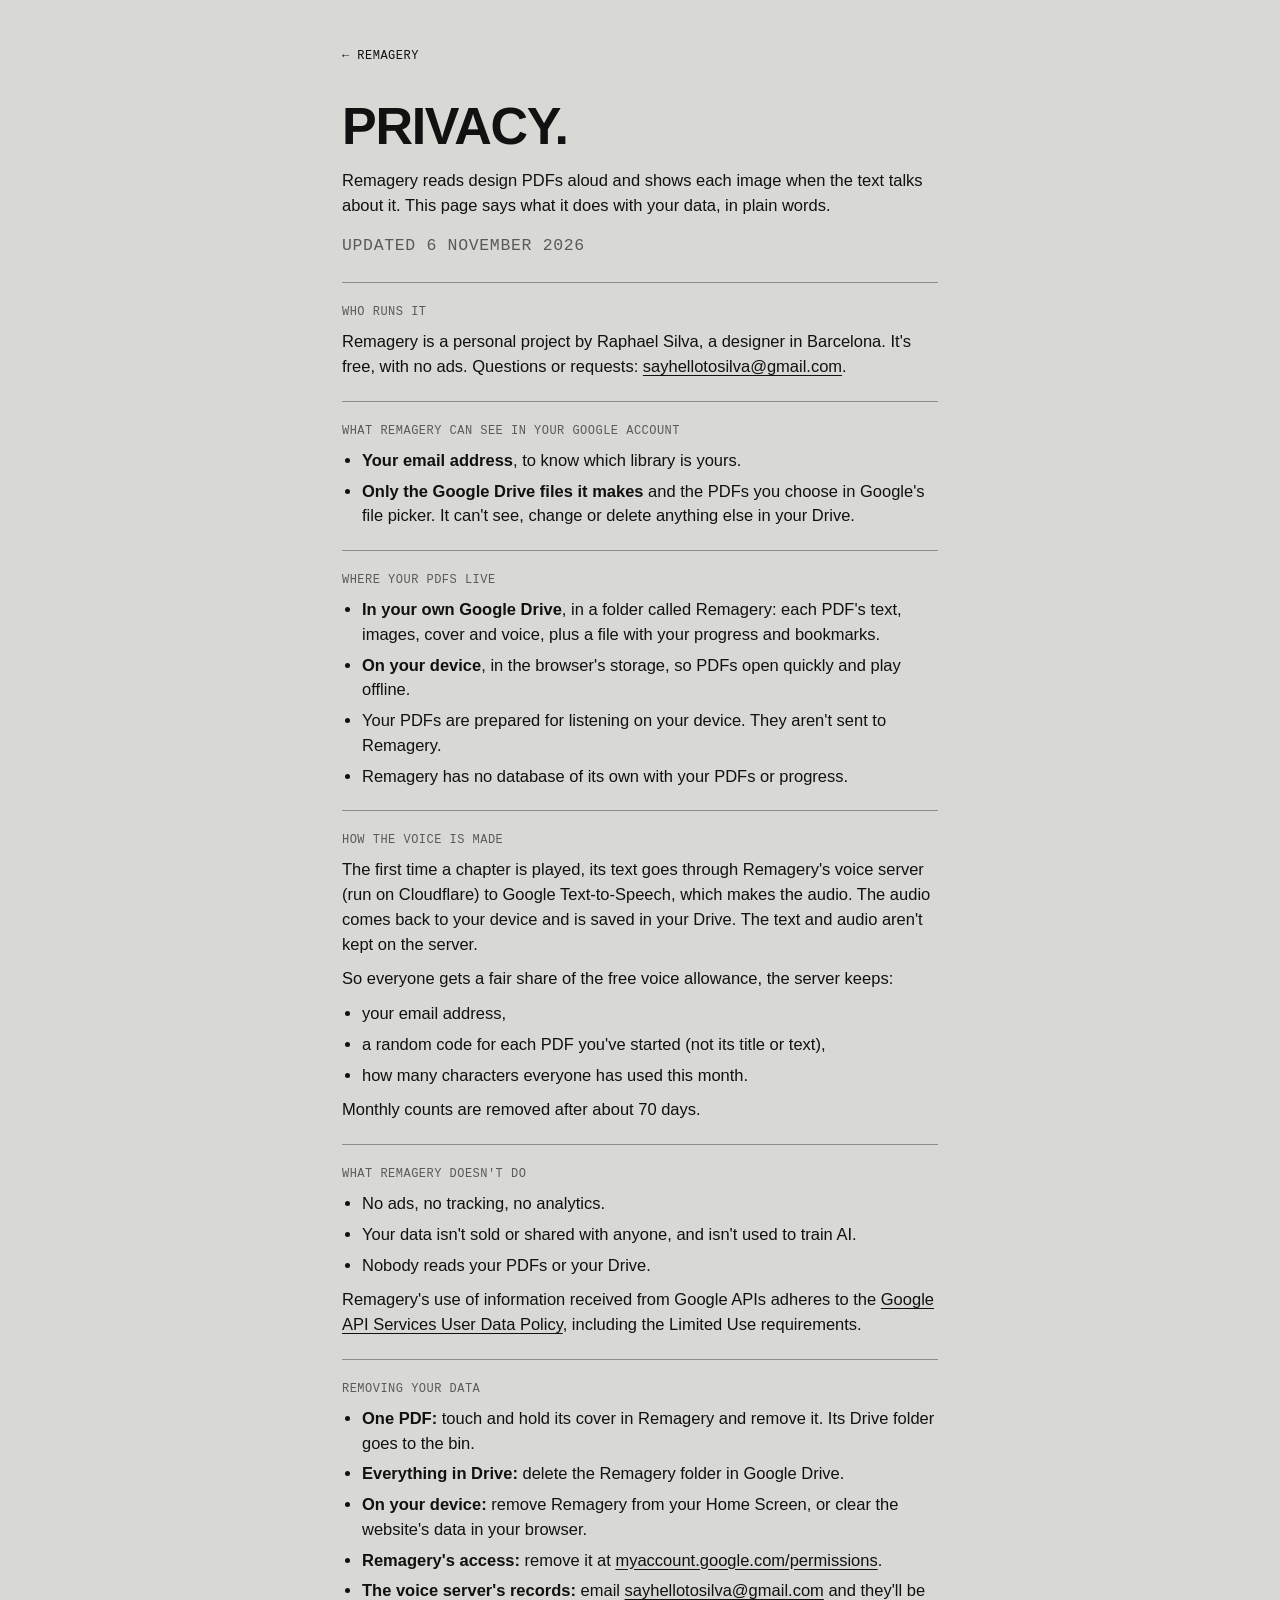
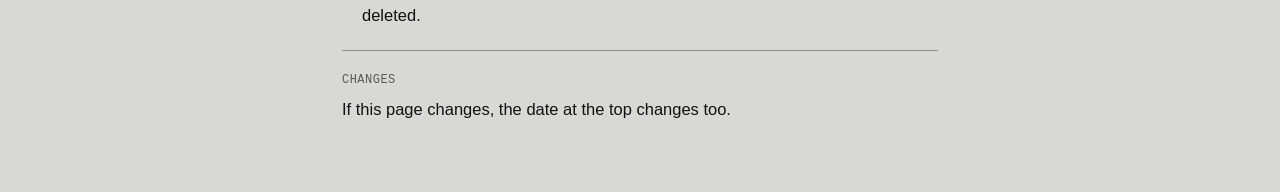
<file: privacy.html>
<!doctype html>
<html lang="en">
<head>
<meta charset="utf-8">
<meta name="viewport" content="width=device-width, initial-scale=1, viewport-fit=cover">
<title>Remagery Privacy</title>
<meta name="description" content="What Remagery does with your data.">
<meta name="theme-color" content="#D8D8D5" media="(prefers-color-scheme: light)">
<meta name="theme-color" content="#161615" media="(prefers-color-scheme: dark)">
<link rel="icon" href="icon-192.png">
<link rel="stylesheet" href="app.css">
<style>
  @media (prefers-color-scheme: dark) {
    :root:not([data-mode="light"]) { --paper: #161615; --ink: #E6E6E2; --soft: #8E8E8A; --line: #3A3A38; --sheet: #1F1F1E; color-scheme: dark; }
  }
  html, body { height: auto; }
  .doc { max-width: 640px; margin: 0 auto; padding-top: calc(28px + env(safe-area-inset-top, 0px)); padding-bottom: calc(48px + env(safe-area-inset-bottom, 0px)); }
  .doc header { display: grid; gap: 16px; padding-bottom: 24px; border-bottom: 1px solid var(--line); }
  .doc h1 { font-size: clamp(34px, 10vw, 52px); }
  .doc section { display: grid; gap: 10px; padding: 22px 0; border-bottom: 1px solid var(--line); }
  .doc h2 { margin: 0; color: var(--soft); font-weight: 400; }
  .doc p, .doc li { margin: 0; font-size: 16.5px; line-height: 1.5; }
  .doc ul { margin: 0; padding-left: 20px; display: grid; gap: 6px; }
  .doc a { color: var(--ink); text-underline-offset: 3px; }
  .doc .back { justify-self: start; white-space: nowrap; text-decoration: none; }
</style>
</head>
<body>
<main class="doc gutter">
  <header>
    <a class="mono back" href="./">← Remagery</a>
    <h1 class="title">Privacy.</h1>
    <p>Remagery reads design PDFs aloud and shows each image when the text talks about it. This page says what it does with your data, in plain words.</p>
    <p class="mono" style="color:var(--soft)">Updated 6 November 2026</p>
  </header>

  <section>
    <h2 class="mono">Who runs it</h2>
    <p>Remagery is a personal project by Raphael Silva, a designer in Barcelona. It's free, with no ads. Questions or requests: <a href="mailto:sayhellotosilva@gmail.com">sayhellotosilva@gmail.com</a>.</p>
  </section>

  <section>
    <h2 class="mono">What Remagery can see in your Google account</h2>
    <ul>
      <li><b>Your email address</b>, to know which library is yours.</li>
      <li><b>Only the Google Drive files it makes</b> and the PDFs you choose in Google's file picker. It can't see, change or delete anything else in your Drive.</li>
    </ul>
  </section>

  <section>
    <h2 class="mono">Where your PDFs live</h2>
    <ul>
      <li><b>In your own Google Drive</b>, in a folder called Remagery: each PDF's text, images, cover and voice, plus a file with your progress and bookmarks.</li>
      <li><b>On your device</b>, in the browser's storage, so PDFs open quickly and play offline.</li>
      <li>Your PDFs are prepared for listening on your device. They aren't sent to Remagery.</li>
      <li>Remagery has no database of its own with your PDFs or progress.</li>
    </ul>
  </section>

  <section>
    <h2 class="mono">How the voice is made</h2>
    <p>The first time a chapter is played, its text goes through Remagery's voice server (run on Cloudflare) to Google Text-to-Speech, which makes the audio. The audio comes back to your device and is saved in your Drive. The text and audio aren't kept on the server.</p>
    <p>So everyone gets a fair share of the free voice allowance, the server keeps:</p>
    <ul>
      <li>your email address,</li>
      <li>a random code for each PDF you've started (not its title or text),</li>
      <li>how many characters everyone has used this month.</li>
    </ul>
    <p>Monthly counts are removed after about 70 days.</p>
  </section>

  <section>
    <h2 class="mono">What Remagery doesn't do</h2>
    <ul>
      <li>No ads, no tracking, no analytics.</li>
      <li>Your data isn't sold or shared with anyone, and isn't used to train AI.</li>
      <li>Nobody reads your PDFs or your Drive.</li>
    </ul>
    <p>Remagery's use of information received from Google APIs adheres to the <a href="https://developers.google.com/terms/api-services-user-data-policy" target="_blank" rel="noopener">Google API Services User Data Policy</a>, including the Limited Use requirements.</p>
  </section>

  <section>
    <h2 class="mono">Removing your data</h2>
    <ul>
      <li><b>One PDF:</b> touch and hold its cover in Remagery and remove it. Its Drive folder goes to the bin.</li>
      <li><b>Everything in Drive:</b> delete the Remagery folder in Google Drive.</li>
      <li><b>On your device:</b> remove Remagery from your Home Screen, or clear the website's data in your browser.</li>
      <li><b>Remagery's access:</b> remove it at <a href="https://myaccount.google.com/permissions" target="_blank" rel="noopener">myaccount.google.com/permissions</a>.</li>
      <li><b>The voice server's records:</b> email <a href="mailto:sayhellotosilva@gmail.com">sayhellotosilva@gmail.com</a> and they'll be deleted.</li>
    </ul>
  </section>

  <section style="border-bottom:0">
    <h2 class="mono">Changes</h2>
    <p>If this page changes, the date at the top changes too.</p>
  </section>
</main>
</body>
</html>
</file>
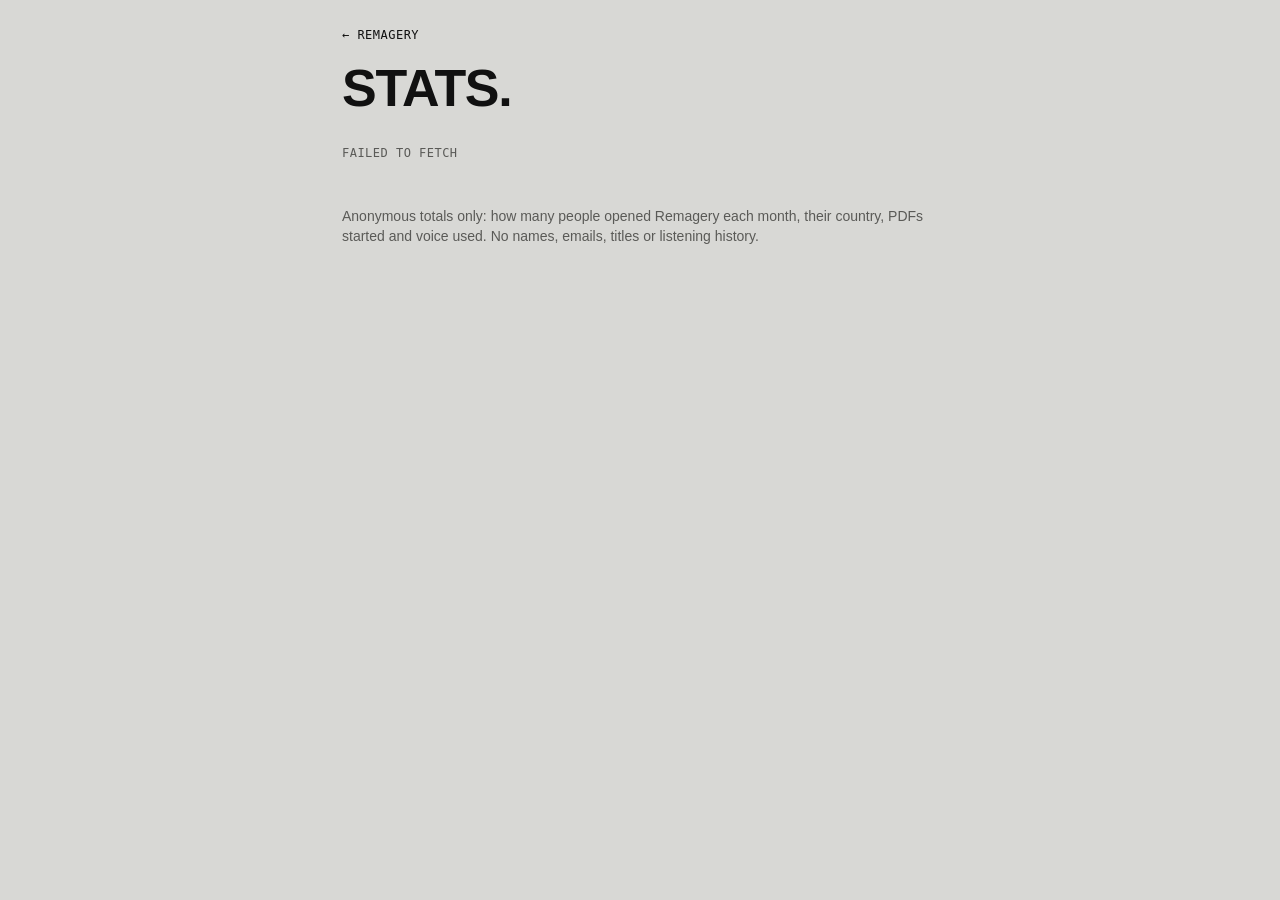
<file: stats.html>
<!doctype html>
<html lang="en">
<head>
<meta charset="utf-8">
<meta name="viewport" content="width=device-width, initial-scale=1, maximum-scale=1, user-scalable=no, viewport-fit=cover">
<title>Remagery Stats</title>
<meta name="robots" content="noindex">
<meta name="theme-color" content="#D8D8D5">
<link rel="icon" href="icon-192.png">
<link rel="stylesheet" href="app.css">
<style>
  html, body { height: auto; }
  .stats { max-width: 640px; margin: 0 auto; padding-top: calc(28px + env(safe-area-inset-top, 0px)); padding-bottom: calc(48px + env(safe-area-inset-bottom, 0px)); display: grid; gap: 20px; }
  .stats a { color: var(--ink); text-decoration: none; }
  .stats h1 { font-size: clamp(34px, 10vw, 52px); }
  .big { display: grid; grid-template-columns: repeat(2, minmax(0, 1fr)); gap: 20px; padding: 20px 0; border-top: 1px solid var(--line); border-bottom: 1px solid var(--line); }
  .big b { display: block; font-size: 56px; font-weight: 800; letter-spacing: -.03em; line-height: 1; }
  .rows { display: grid; }
  .row { display: grid; grid-template-columns: minmax(0, 1fr) auto; gap: 12px; padding: 12px 0; border-bottom: 1px solid var(--line); font-size: 16px; }
  .row .bar { grid-column: 1 / -1; height: 3px; background: var(--line); }
  .row .bar i { display: block; height: 100%; background: var(--ink); }
  .note { color: var(--soft); font-size: 14px; line-height: 1.45; }
</style>
</head>
<body>
<main class="stats gutter">
  <a class="mono" href="./">← Remagery</a>
  <h1 class="title">Stats.</h1>
  <div id="out"><p class="mono soft">Loading…</p></div>
  <p class="note">Anonymous totals only: how many people opened Remagery each month, their country, PDFs started and voice used. No names, emails, titles or listening history.</p>
</main>
<script type="module">
import { stats } from "./js/voice.js";
import * as G from "./js/google.js";
const OWNER = "sayhellotosilva@gmail.com";
const out = document.getElementById("out");
const esc = s => String(s).replace(/[&<>"']/g, c => ({ "&": "&amp;", "<": "&lt;", ">": "&gt;", '"': "&quot;", "'": "&#39;" }[c]));
const names = (() => { try { return new Intl.DisplayNames(["en"], { type: "region" }); } catch (e) { return null; } })();
const country = c => (c === "??" ? "Unknown" : (names && names.of(c)) || c);
const monthName = m => new Date(m + "-01T12:00:00").toLocaleString("en", { month: "long", year: "numeric" });
// Google's sign-in lasts an hour: if it has run out, Remagery renews it quietly and comes back here
const again = new URLSearchParams(location.search).has("again");
if (!G.token() && G.account() === OWNER && !again) { location.replace("./?stats"); await new Promise(() => {}); }
try {
  const j = await stats();
  if (!j.months.length) { out.innerHTML = `<p class="mono soft">No numbers yet. They start from the next time someone opens Remagery.</p>`; }
  else {
    const [now, ...before] = j.months;
    const cs = Object.entries(now.countries).sort((a, b) => b[1] - a[1]);
    const max = Math.max(1, ...cs.map(c => c[1]));
    out.innerHTML = `
      <p class="mono soft">${esc(monthName(now.month))}</p>
      <div class="big">
        <div><b>${now.users}</b><span class="mono soft">${now.users === 1 ? "Person" : "People"}</span></div>
        <div><b>${cs.length}</b><span class="mono soft">${cs.length === 1 ? "Country" : "Countries"}</span></div>
        <div><b>${now.pdfs}</b><span class="mono soft">PDFs started</span></div>
        <div><b>${Math.round(now.characters / j.limit * 100)}%</b><span class="mono soft">Free voice used</span></div>
      </div>
      <div class="label mono" style="padding:8px 0 0">Where people are</div>
      <div class="rows">${cs.map(([c, n]) => `<div class="row"><span>${esc(country(c))}</span><span class="mono">${n}</span><div class="bar"><i style="width:${n / max * 100}%"></i></div></div>`).join("") || `<p class="mono soft">Nobody yet.</p>`}</div>
      ${before.length ? `<div class="label mono" style="padding:18px 0 0">Earlier months</div>
      <div class="rows">${before.map(m => `<div class="row"><span>${esc(monthName(m.month))}</span><span class="mono">${m.users} ${m.users === 1 ? "person" : "people"} · ${Object.keys(m.countries).length} ${Object.keys(m.countries).length === 1 ? "country" : "countries"} · ${m.pdfs} ${m.pdfs === 1 ? "PDF" : "PDFs"}</span></div>`).join("")}</div>` : ""}`;
  }
} catch (e) {
  // Anyone else just goes back to Remagery
  if (e.notOwner && G.account() !== OWNER) location.replace("./");
  else if (e.notOwner) out.innerHTML = `<p class="mono soft">Couldn't confirm it's you. Open Remagery, wait a few seconds, then try Stats again.</p>`;
  else out.innerHTML = `<p class="mono soft">${esc(e.message)}</p>`;
}
</script>
</body>
</html>
</file>
<file: app.css>
/* Remagery · Studio look (App-Brief): grey paper, black ink, yellow highlight,
   big uppercase titles, small mono labels, thin lines, black tags. */
:root {
  --paper: #D8D8D5; --ink: #111111; --soft: #5A5A57; --line: #8D8D8A; --sheet: #E2E2DF;
  --mark: #E6DF4E; --mark-ink: #121212;
  --sans: -apple-system, BlinkMacSystemFont, "Inter Tight", "Helvetica Neue", Arial, sans-serif;
  --mono: ui-monospace, "SF Mono", Menlo, "IBM Plex Mono", monospace;
  --serif: ui-serif, "New York", "Iowan Old Style", Georgia, serif;
  --seg-on: #FFFFFF;
  --text: 21px;
  color-scheme: light;
}
:root[data-mode="dark"] {
  --seg-on: #3A3A38;
  --paper: #161615; --ink: #E6E6E2; --soft: #8E8E8A; --line: #3A3A38; --sheet: #1F1F1E;
  color-scheme: dark;
}
*, *::before, *::after { box-sizing: border-box; }
[hidden] { display: none !important; }
html, body { margin: 0; height: 100%; background: var(--paper); color: var(--ink); overflow-x: hidden; }
body { font-family: var(--sans); -webkit-font-smoothing: antialiased; -webkit-text-size-adjust: 100%; overscroll-behavior: none; }
button { font: inherit; color: inherit; background: none; border: 0; padding: 0; cursor: pointer; -webkit-tap-highlight-color: transparent; }
button:focus-visible, [tabindex]:focus-visible { outline: 2px solid var(--ink); outline-offset: 2px; }
.gutter { padding-left: max(22px, env(safe-area-inset-left, 0px)); padding-right: max(22px, env(safe-area-inset-right, 0px)); }

.mono { font-family: var(--mono); font-size: 12px; letter-spacing: .04em; text-transform: uppercase; }
.soft { color: var(--soft); }
.title { font-weight: 700; text-transform: uppercase; letter-spacing: -.025em; line-height: 1; margin: 0; text-wrap: balance; overflow-wrap: anywhere; }
.hair { height: 1px; background: var(--line); border: 0; margin: 0; }
.tag { display: inline-flex; align-items: center; gap: 6px; height: 32px; padding: 0 10px; border-radius: 2px;
  background: var(--ink); color: var(--paper); font-size: 12px; font-weight: 600; letter-spacing: .05em; text-transform: uppercase; white-space: nowrap; }
.tag.line { background: transparent; color: var(--ink); box-shadow: inset 0 0 0 1px var(--ink); }

/* Light / dark pill switch */
.switch { width: 60px; height: 44px; display: grid; place-items: center; }
.switch span { width: 46px; height: 24px; border-radius: 12px; background: var(--ink); position: relative; display: block; }
.switch span::after { content: ""; position: absolute; top: 4px; left: 4px; width: 16px; height: 16px; border-radius: 50%; background: var(--paper); transition: transform .2s; }
:root[data-mode="dark"] .switch span::after { transform: translateX(22px); }

/* ---------- Library ---------- */
.library { min-height: 100%; padding-top: env(safe-area-inset-top, 0px); padding-bottom: calc(110px + env(safe-area-inset-bottom, 0px)); }
.library.playing { padding-bottom: calc(190px + env(safe-area-inset-bottom, 0px)); }
.lib-top { display: flex; align-items: center; justify-content: space-between; padding-top: 10px; }
.lib-top h1 { font-size: 26px; font-weight: 700; letter-spacing: -.03em; margin: 0; }
.grid > * { min-width: 0; }
.grid { display: grid; grid-template-columns: repeat(2, minmax(0, 1fr)); gap: 26px 22px; padding-top: 18px; max-width: 760px; }
@media (min-width: 700px) { .grid { grid-template-columns: repeat(3, minmax(0, 1fr)); } }
.cover { display: block; width: 100%; text-align: left; -webkit-touch-callout: none; user-select: none; }
.cover .frame { aspect-ratio: .77; border-radius: 9px; overflow: hidden; position: relative; background: var(--ink);
  box-shadow: 0 0 0 3px rgba(255,255,255,.75), 0 8px 22px rgba(0,0,0,.18); }
.cover .frame img { width: 100%; height: 100%; object-fit: cover; display: block; }
.cover .titlecard { padding: 12px; color: var(--paper); font-size: 20px; font-weight: 700; text-transform: uppercase; letter-spacing: -.02em; line-height: 1.05; overflow-wrap: anywhere; }
.cover .bar { position: absolute; left: 10px; right: 10px; bottom: 10px; height: 3px; border-radius: 2px; background: rgba(255,255,255,.6); overflow: hidden; }
.cover .bar i { display: block; height: 100%; background: #111; transition: width .3s ease; }
.cover .status { margin-top: 8px; display: block; white-space: nowrap; overflow: hidden; text-overflow: ellipsis; }
.cover.making .frame { animation: pulse 2.2s ease-in-out infinite; }
@keyframes pulse { 0%,100% { opacity: .4 } 50% { opacity: .8 } }
.empty { padding-top: 30px; display: grid; gap: 14px; max-width: 560px; }
.empty .step { display: grid; grid-template-columns: 34px 1fr; align-items: baseline; font-size: 16px; line-height: 1.4; }

.dock { position: fixed; left: 0; right: 0; bottom: 0; z-index: 5; padding-bottom: calc(8px + env(safe-area-inset-bottom, 0px)); padding-top: 50px;
  background: linear-gradient(to bottom, transparent, var(--paper) 50px); display: grid; gap: 10px; pointer-events: none; }
.dock > * { pointer-events: auto; min-width: 0; }
.dock-row { display: flex; gap: 10px; }
.add { flex: 1; height: 56px; border-radius: 28px; background: var(--ink); color: var(--paper); font-size: 14px; font-weight: 600; letter-spacing: .06em; display: flex; align-items: center; justify-content: center; gap: 8px; }
.aa { width: 56px; height: 56px; border-radius: 50%; background: var(--ink); color: var(--paper); font-size: 18px; font-weight: 600; }
.mini { display: flex; align-items: center; gap: 12px; padding: 10px; border-radius: 3px; background: var(--ink); color: var(--paper); }
.mini .open > span:last-child { flex: 1; min-width: 0; overflow: hidden; }
.mini .open { flex: 1; min-width: 0; display: flex; gap: 12px; align-items: center; text-align: left; }
.mini img { width: 34px; height: 46px; object-fit: cover; border-radius: 2px; }
.mini .t { font-size: 13px; font-weight: 600; text-transform: uppercase; letter-spacing: .02em; white-space: nowrap; overflow: hidden; text-overflow: ellipsis; }
.mini .s { opacity: .7; white-space: nowrap; overflow: hidden; text-overflow: ellipsis; margin-top: 3px; }
.mini .pp { width: 44px; height: 44px; border-radius: 2px; background: var(--paper); color: var(--ink); display: grid; place-items: center; flex: none; }

/* ---------- Player ---------- */
.player { position: fixed; inset: 0; z-index: 10; background: var(--paper); display: flex; flex-direction: column; }
.p-top { position: absolute; top: 0; left: 0; right: 0; z-index: 3; padding-top: env(safe-area-inset-top, 0px);
  background: linear-gradient(to bottom, var(--paper) 75%, transparent); height: calc(84px + env(safe-area-inset-top, 0px)); pointer-events: none; }
.p-top .row { display: grid; grid-template-columns: 1fr auto 1fr; align-items: center; height: 56px; pointer-events: auto; padding-left: max(6px, env(safe-area-inset-left, 0px)); padding-right: max(22px, env(safe-area-inset-right, 0px)); }
.back { width: 56px; height: 56px; display: grid; place-items: center; }
.p-top .chapters { justify-self: end; }
.p-scroll { flex: 1; overflow-y: auto; overflow-x: hidden; -webkit-overflow-scrolling: touch; padding-top: calc(70px + env(safe-area-inset-top, 0px)); padding-bottom: 300px; }
.p-inner { max-width: 640px; }
.ch-label { display: block; margin-bottom: 6px; }
.ch-title { font-size: clamp(30px, 9.4vw, 44px); }
.figure { margin-top: 20px; min-width: 0; }
.figure img { width: 100%; display: block; border-radius: 3px; cursor: zoom-in; max-height: 58vh; object-fit: contain; object-position: left top; }
.figure .cap { margin-top: 10px; display: block; }
.figure .desc { font-size: calc(var(--text) - 3px); line-height: 1.45; margin: 14px 0 0; text-indent: 3em; max-width: 62ch; }
.fade-in { animation: fadein .35s ease; }
@keyframes fadein { from { opacity: 0 } to { opacity: 1 } }
.coverwait { margin-top: 20px; display: grid; gap: 16px; }
.coverwait img { width: 55%; border-radius: 3px; display: block; }
.read-head { display: flex; gap: 40px; align-items: center; height: 40px; margin-top: 18px; }
.read-text { display: grid; grid-template-columns: minmax(0, 1fr); gap: calc(var(--text) * .55); margin-top: 10px; padding-bottom: 120px; }
.para { display: grid; grid-template-columns: minmax(0, 1fr) 30px; gap: 4px; align-items: start; }
.para p { margin: 0; min-width: 0; overflow-wrap: anywhere; font-size: calc(var(--text) - 1px); line-height: 1.45; text-indent: 3em; max-width: 62ch; }
.para.past p { color: var(--soft); }
.para s { text-decoration: none; cursor: pointer; border-radius: 1px; }
.para s.now { background: var(--mark); color: var(--mark-ink); box-shadow: 0 0 0 2px var(--mark); }
.para s.saved { text-decoration: underline; text-underline-offset: 3px; }
.bm { width: 30px; height: 30px; display: grid; place-items: center; }
.follow { position: fixed; left: 50%; transform: translateX(-50%); bottom: calc(150px + env(safe-area-inset-bottom, 0px)); z-index: 4; }
.notice { margin-top: 18px; padding: 12px 14px; border-radius: 3px; background: var(--sheet); font-size: 15px; line-height: 1.4; display: grid; gap: 10px; justify-items: start; }

.controls { position: absolute; left: 0; right: 0; bottom: 0; z-index: 3; padding-top: 42px; padding-bottom: calc(8px + env(safe-area-inset-bottom, 0px));
  background: linear-gradient(to bottom, transparent, var(--paper) 36px); }
.times { display: flex; align-items: center; justify-content: space-between; font-variant-numeric: tabular-nums; }
.times .mid { display: flex; }
.times .mid button { height: 40px; padding: 0 10px; }
.scrub { position: relative; height: 28px; touch-action: none; cursor: pointer; }
.scrub .track { position: absolute; left: 0; right: 0; top: 13px; height: 2px; background: var(--line); }
.scrub .fill { position: absolute; left: 0; top: 13px; height: 2px; background: var(--ink); }
.scrub .knob { position: absolute; top: 7px; width: 3px; height: 14px; background: var(--ink); margin-left: -1.5px; }
.buttons { display: flex; align-items: center; justify-content: space-between; margin-top: 6px; }
.ib { width: 40px; height: 48px; display: grid; place-items: center; }
.ib svg { width: 24px; height: 24px; }
.playbtn { width: 64px; height: 48px; border-radius: 2px; background: var(--ink); color: var(--paper); display: grid; place-items: center; }
.playbtn svg { width: 22px; height: 22px; }
.prep { height: 14px; margin-bottom: 2px; text-align: center; }

/* ---------- Sheets (match the iPhone app) ---------- */
.sheet-back { position: fixed; inset: 0; z-index: 20; background: rgba(0,0,0,.35); display: flex; align-items: flex-end; justify-content: center; animation: fadein .2s; }
.sheet { width: 100%; max-width: 640px; max-height: 92%; overflow-y: auto; background: var(--sheet); border-radius: 28px 28px 0 0;
  padding: 0 max(24px, env(safe-area-inset-right, 0px)) calc(30px + env(safe-area-inset-bottom, 0px)) max(24px, env(safe-area-inset-left, 0px)); animation: up .25s ease; }
@keyframes up { from { transform: translateY(30px); opacity: .5 } to { transform: none; opacity: 1 } }
.grabber { width: 36px; height: 5px; border-radius: 3px; background: var(--line); opacity: .6; margin: 8px auto 0; }
.sheet-head { display: flex; align-items: center; justify-content: space-between; gap: 12px; padding: 20px 0 10px; }
.sheet-head .title { font-size: 26px; }
.sheet-row { display: flex; align-items: center; justify-content: space-between; gap: 12px; padding: 20px 0 8px; }
.sheet-row .seg { flex: 1; max-width: 250px; }
.close { width: 34px; height: 34px; border-radius: 50%; background: color-mix(in srgb, var(--line) 70%, transparent); color: var(--ink); display: grid; place-items: center; flex: none; }
.close svg { width: 14px; height: 14px; }
.label { font-size: 13px; color: var(--soft); padding: 22px 0 10px; }
.help { font-size: 15px; line-height: 1.45; color: var(--soft); margin: 0; }
.serif { font-family: var(--serif); }
.options { display: grid; gap: 8px; }
.opt { display: flex; align-items: center; justify-content: space-between; gap: 10px; min-height: 50px; padding: 0 16px; border-radius: 14px;
  box-shadow: inset 0 0 0 1px var(--line); font-size: 16px; text-align: left; }
.opt.on { box-shadow: inset 0 0 0 1px var(--ink); font-weight: 500; }
.opt svg { width: 16px; height: 16px; flex: none; }
.seg { display: flex; padding: 3px; border-radius: 999px; background: color-mix(in srgb, var(--line) 30%, transparent); }
.seg button { flex: 1; height: 34px; border-radius: 999px; font-size: 15px; color: var(--ink); white-space: nowrap; }
.seg button[aria-pressed="true"] { background: var(--seg-on); font-weight: 500; box-shadow: 0 1px 4px rgba(0,0,0,.12); }
.toggle-row { display: flex; align-items: center; justify-content: space-between; gap: 12px; font-size: 16px; }
.toggle { width: 64px; height: 32px; border-radius: 16px; background: color-mix(in srgb, var(--line) 50%, transparent); position: relative; flex: none; }
.toggle::after { content: ""; position: absolute; top: 3px; left: 3px; width: 34px; height: 26px; border-radius: 13px; background: #fff; transition: transform .2s; box-shadow: 0 1px 3px rgba(0,0,0,.2); }
.toggle[aria-pressed="true"] { background: var(--ink); }
.toggle[aria-pressed="true"]::after { transform: translateX(24px); }
.sizes { display: flex; align-items: center; gap: 14px; }
.sizes input { flex: 1; min-width: 0; accent-color: var(--ink); }
.sample { margin-top: 18px; padding: 16px; border-radius: 14px; background: var(--paper); line-height: 1.3; }
.sample mark { background: var(--mark); color: var(--mark-ink); }
.speed-grid { display: grid; grid-template-columns: repeat(4, 1fr); gap: 8px; }
.speed-grid .opt { justify-content: center; padding: 0; }
.meter { height: 3px; background: var(--line); margin-top: 8px; }
.meter i { display: block; height: 100%; background: var(--ink); }
.btn-row { display: flex; gap: 10px; flex-wrap: wrap; margin-top: 14px; }
.list.chapters { padding-bottom: 10px; }
.ch-row { display: grid; grid-template-columns: 30px 1fr auto; gap: 10px; align-items: baseline; width: 100%; text-align: left; padding: 15px 0; border-bottom: 1px solid var(--line); }
.ch-num { font-family: var(--mono); font-size: 13px; color: var(--soft); }
.ch-name { font-family: var(--serif); font-size: 19px; line-height: 1.25; min-width: 0; overflow-wrap: anywhere; }
.ch-time { font-size: 13px; color: var(--soft); font-variant-numeric: tabular-nums; }
.ch-row.on .ch-num, .ch-row.on .ch-name { color: var(--ink); font-weight: 600; }
.bm-row { display: flex; align-items: center; gap: 10px; border-bottom: 1px solid var(--line); }
.bm-go { flex: 1; min-width: 0; text-align: left; padding: 14px 0; display: grid; gap: 4px; }
.bm-label { font-size: 12px; color: var(--soft); }
.bm-text { font-family: var(--serif); font-size: 17px; line-height: 1.35; }
.list.chapters .help { padding: 18px 0; }

/* Zoom */
.zoom { position: fixed; inset: 0; z-index: 30; background: var(--paper); overflow: auto; -webkit-overflow-scrolling: touch; display: grid; place-items: center; }
.zoom img { max-width: 100vw; max-height: 100vh; object-fit: contain; }
.zoom.big img { max-width: none; max-height: none; width: 250vw; }
.zoom .close { position: fixed; top: calc(16px + env(safe-area-inset-top, 0px)); right: calc(16px + env(safe-area-inset-right, 0px)); box-shadow: 0 2px 8px rgba(0,0,0,.15); }

/* Dialog */
.dialog { background: var(--paper); border-radius: 12px; padding: 22px; margin: auto 16px; max-width: 420px; width: 100%; display: grid; gap: 12px; align-self: center; }
.dialog p { margin: 0; font-size: 16px; line-height: 1.4; }
.dialog .title { font-size: 24px; }

@media (prefers-reduced-motion: reduce) { *, *::before, *::after { animation: none !important; transition: none !important; } }

/* Google account and Drive */
.acct { display: flex; align-items: center; gap: 12px; flex-wrap: wrap; padding-top: 10px; }
.acct-btn { text-align: left; height: 32px; max-width: 100%; overflow: hidden; text-overflow: ellipsis; white-space: nowrap; }
.cover.remote .frame > img, .cover.remote .frame > .titlecard { opacity: .55; }
.drive-tag { position: absolute; left: 10px; top: 10px; background: #111; color: #E6E6E2; padding: 4px 7px; border-radius: 2px; font-size: 10px; }
a.tag { text-decoration: none; }
.add-opt { min-height: 64px; }
.opt-title { display: block; font-size: 16px; }
.opt-sub { display: block; font-size: 13px; color: var(--soft); margin-top: 3px; }

/* First screens: Home Screen guide and welcome */
.gate { box-sizing: border-box; min-height: 100vh; min-height: 100dvh; display: flex; flex-direction: column; gap: 20px; max-width: 560px; margin: 0 auto;
  padding-top: calc(28px + env(safe-area-inset-top, 0px)); padding-bottom: calc(24px + env(safe-area-inset-bottom, 0px)); }
.brand { display: flex; align-items: center; gap: 12px; }
.app-icon { width: 52px; height: 52px; border-radius: 12px; display: block; box-shadow: 0 0 0 1px var(--line); }
.gate-title { font-size: clamp(30px, 9vw, 40px); line-height: .98; }
.welcome-title { font-size: clamp(40px, 13vw, 56px); }
.gate-text { margin: 0; font-size: 16px; line-height: 1.45; max-width: 46ch; }
.steps { display: grid; gap: 16px; }
.step { display: grid; grid-template-columns: 32px minmax(0, 1fr); align-items: start; font-size: 16px; line-height: 1.45; }
.step .mono { padding-top: 3px; }
.ios-btn { display: inline-flex; width: 26px; height: 26px; border-radius: 7px; background: var(--sheet); align-items: center; justify-content: center; vertical-align: -7px; margin: 0 2px; color: var(--ink); }
.ios-btn svg { width: 16px; height: 16px; }
.pointer { margin-top: auto; text-align: right; }
.pointer.top { margin: 0; }
.facts { display: grid; }
.fact { display: grid; gap: 3px; padding: 12px 0; border-bottom: 1px solid var(--line); font-size: 15.5px; line-height: 1.4; }
.fact:first-child { border-top: 1px solid var(--line); }
.gate-bottom { margin-top: auto; }
.gate-bottom .add { width: 100%; }
.g-dot { width: 20px; height: 20px; border-radius: 50%; background: var(--paper); color: var(--ink); display: grid; place-items: center; font-size: 12px; font-weight: 700; }

/* No page zoom: double-tap and pinch don't zoom the page (images have their own zoom, text has Text size) */
html { touch-action: manipulation; -webkit-text-size-adjust: 100%; text-size-adjust: 100%; }

/* Share card */
.share-wrap { display: grid; gap: 16px; }
.share-preview { display: grid; place-items: center; min-height: 220px; }
.share-preview img { width: auto; max-width: 100%; max-height: 58vh; border-radius: 14px; box-shadow: 0 0 0 1px var(--line); }
.share-go:disabled { opacity: .4; }
.aa svg { display: block; margin: 0 auto; }
/* Account line: email on the left, sync state on the right margin */
.acct-btn { display: flex; justify-content: space-between; align-items: center; gap: 12px; width: 100%; }
.acct-email { min-width: 0; overflow: hidden; text-overflow: ellipsis; white-space: nowrap; }
.acct-state { flex: none; }

/* Library ↔ Later pages */
.lib-top { position: relative; }
.page-dots { position: absolute; left: 50%; top: 50%; transform: translate(-50%, -20%); display: flex; gap: 6px; }
.page-dots i { width: 6px; height: 6px; border-radius: 50%; background: var(--line); }
.page-dots i.on { background: var(--ink); }
.from-right { animation: from-right .3s ease; }
.from-left { animation: from-left .3s ease; }
@keyframes from-right { from { transform: translateX(28%); opacity: 0; } to { transform: none; opacity: 1; } }
@keyframes from-left { from { transform: translateX(-28%); opacity: 0; } to { transform: none; opacity: 1; } }
.later-grid { display: grid; grid-template-columns: repeat(2, minmax(0, 1fr)); gap: 26px 22px; padding-top: 18px; max-width: 760px; }
.later-sq { aspect-ratio: .77; width: 100%; min-width: 0; border-radius: 9px; background: var(--sheet); box-shadow: 0 0 0 3px rgba(255,255,255,.75), 0 6px 16px rgba(0,0,0,.12); padding: 12px; display: flex; flex-direction: column; justify-content: space-between; text-align: left; -webkit-touch-callout: none; user-select: none; overflow: hidden; }
.later-title { font-size: 14px; font-weight: 700; text-transform: uppercase; letter-spacing: -.01em; line-height: 1.1; overflow-wrap: break-word; -webkit-hyphens: auto; hyphens: auto; display: -webkit-box; -webkit-line-clamp: 6; -webkit-box-orient: vertical; overflow: hidden; }
.later-author { font-size: 12px; letter-spacing: .04em; text-transform: uppercase; color: var(--soft); white-space: nowrap; overflow: hidden; text-overflow: ellipsis; }
.later-form { display: grid; gap: 6px; }
.field { font: inherit; font-size: 17px; height: 50px; border-radius: 14px; border: 1px solid var(--line); background: var(--paper); color: var(--ink); padding: 0 14px; width: 100%; box-sizing: border-box; }

/* No extra scrolling: pages only scroll when there's more to see, with no bounce past the ends */
html { overscroll-behavior: none; }
.library { box-sizing: border-box; }
.remove-btn { justify-self: center; margin-top: 10px; }

/* No text selection while holding a cover or using sheets (it showed blue handles on iPhone) */
body { -webkit-user-select: none; user-select: none; -webkit-touch-callout: none; }
input, textarea, .read-text, .para { -webkit-user-select: text; user-select: text; }

/* Edit and add forms: lighter, smaller */
.later-form { gap: 4px; }
.later-form .label { font-family: var(--mono); font-size: 11px; letter-spacing: .06em; text-transform: uppercase; color: var(--soft); margin: 0; padding: 12px 0 4px; }
.later-form .field { height: 42px; font-size: 16px; border-radius: 10px; padding: 0 12px; background: transparent; border-color: var(--line); }
.later-form .field:focus { outline: none; border-color: var(--ink); }
.later-form .add { height: 44px; border-radius: 22px; font-size: 12px; letter-spacing: .1em; margin-top: 16px !important; flex: none; }
.later-form .remove-btn { height: auto; padding: 6px 2px; box-shadow: none; font-family: var(--mono); font-size: 11px; font-weight: 400; letter-spacing: .06em; color: var(--soft); text-decoration: underline; text-underline-offset: 3px; margin-top: 8px; }
/* Sideways moves go to the page swipe; up and down still scroll */
main.library { touch-action: pan-y; }
</file>
